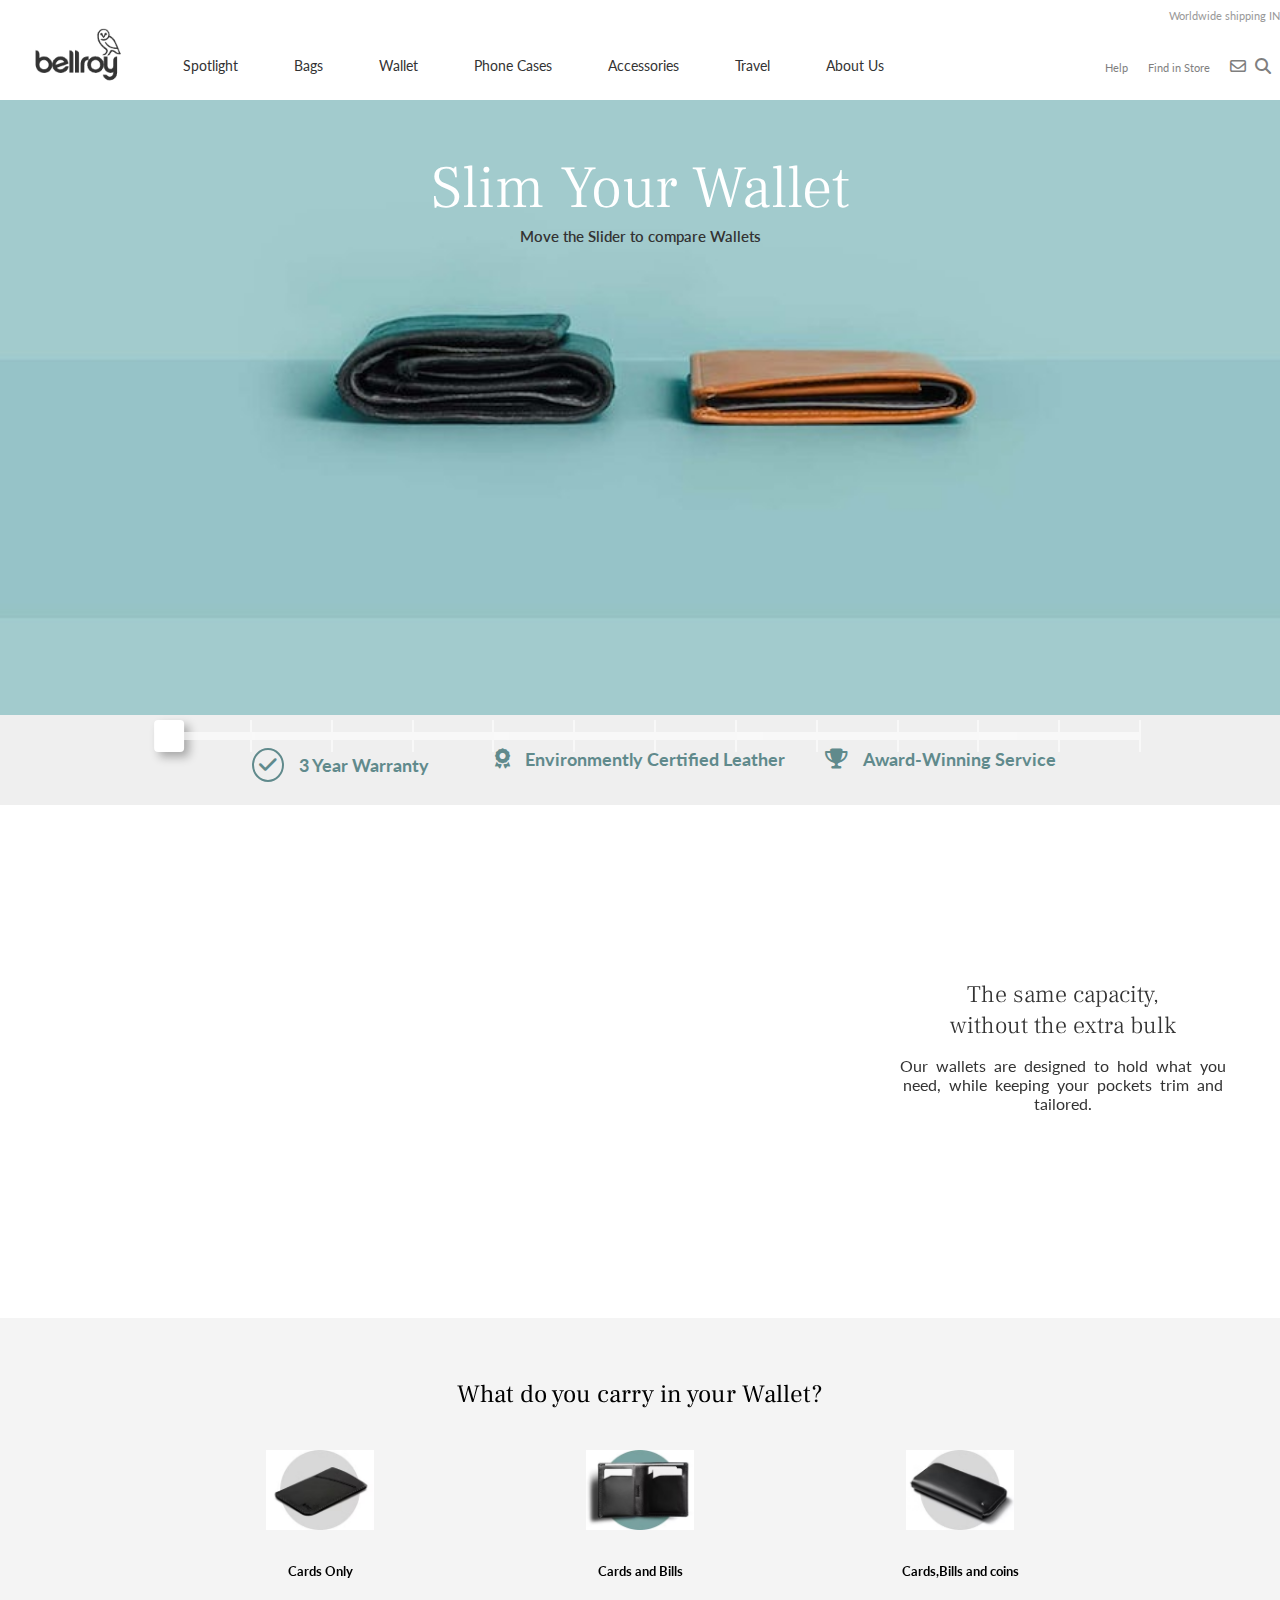
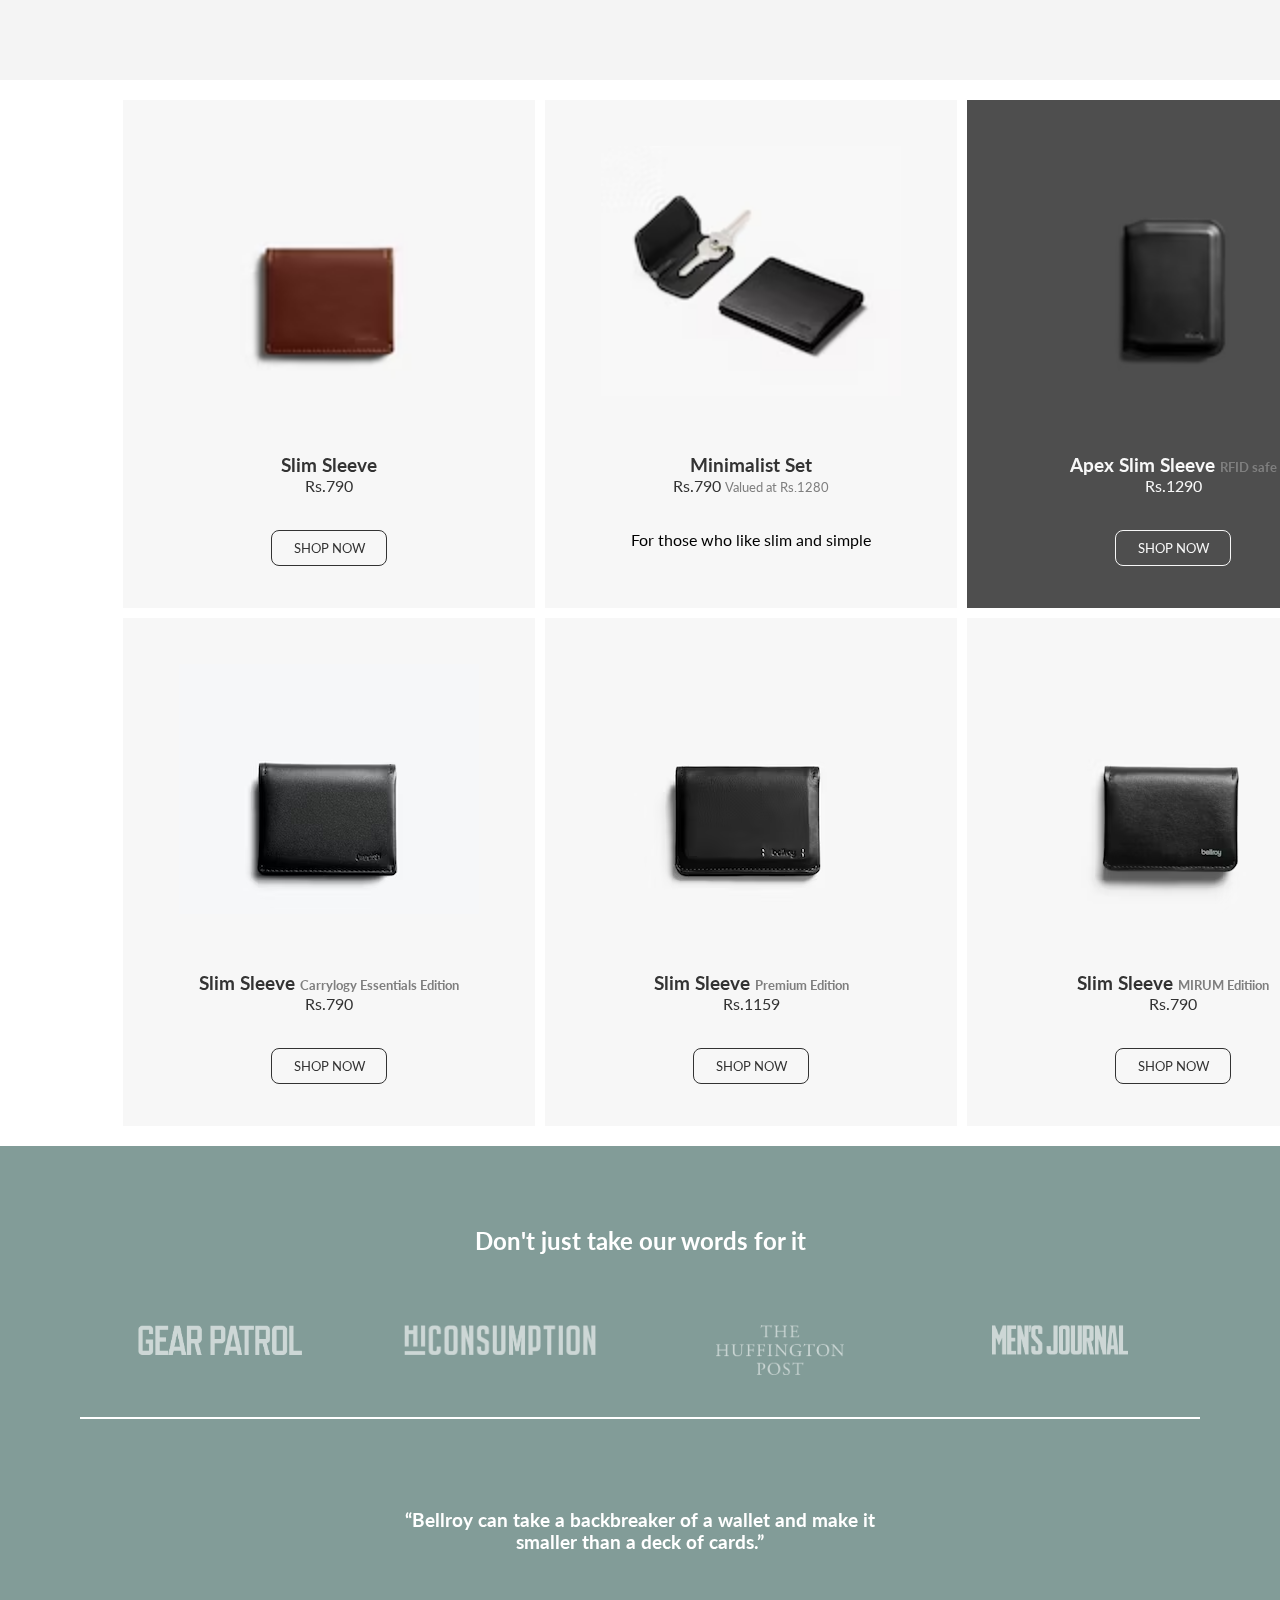
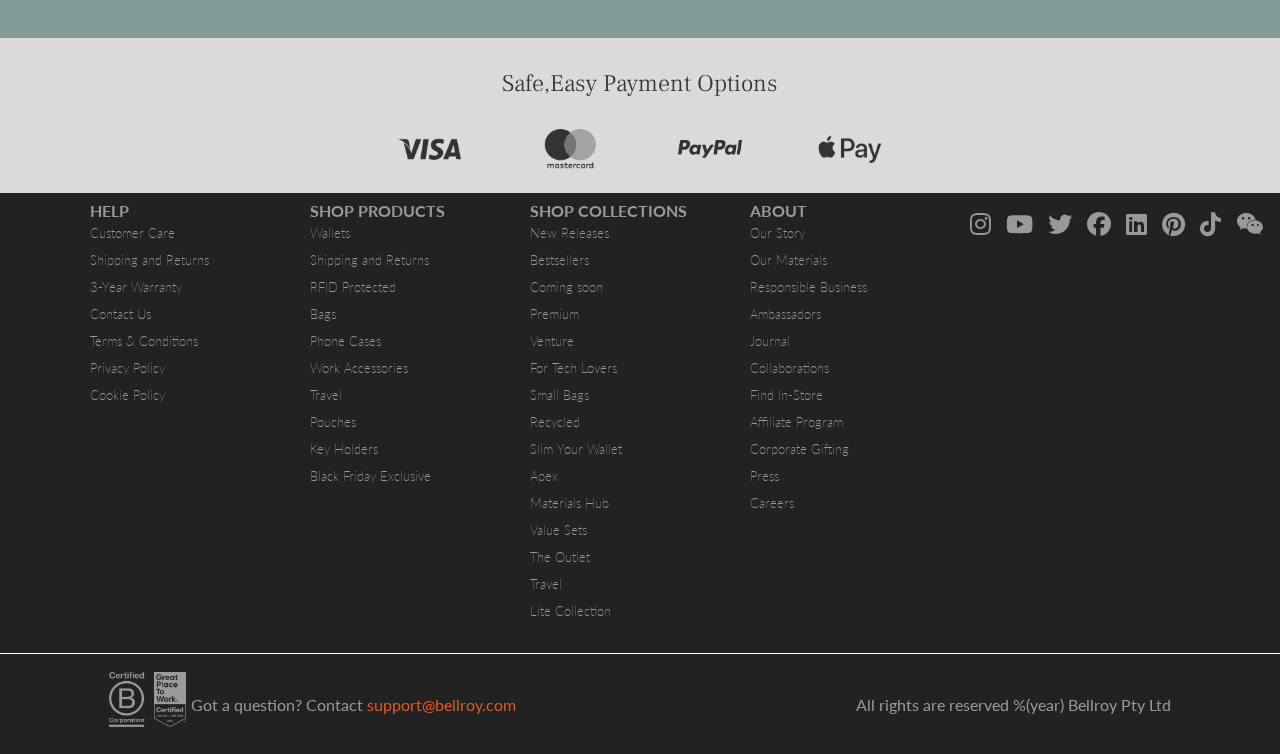
<file: bellroy/index.html>
<!DOCTYPE html>
<html lang="en">
<head>
    <meta charset="UTF-8">
    <meta name="viewport" content="width=device-width, initial-scale=1.0">
    <title>bellroy</title>
    <link rel="stylesheet" href="https://cdnjs.cloudflare.com/ajax/libs/font-awesome/6.4.2/css/all.min.css" />
    <link rel="preconnect" href="https://fonts.googleapis.com">
    <link rel="preconnect" href="https://fonts.gstatic.com" crossorigin>
    <link href="https://fonts.googleapis.com/css2?family=Frank+Ruhl+Libre&family=Lato&display=swap" rel="stylesheet">
    <link rel="stylesheet" href="style.css">
    
</head>
<body>
    <!--Header Section------------->
    <header>
        <div class="pageMenuPreHeader">
            <span>Worldwide shipping IN</span>
        </div>
        <div class="pageMenuHeader">
            <div class="logo">
                <img src="./bellroyLogo.png" alt="bellroy">
            </div>
            <div class="menuBar">
                <ul id="menu">
                    <li>Spotlight</li>
                    <li>Bags</li>
                    <li>Wallet</li>
                    <li>Phone Cases  </li>
                    <li>Accessories</li>
                    <li>Travel</li>
                    <li>About Us</li>
                </ul>
                <ul id="helpDesk">
                    <li><a href="#">Help</a></li>
                    <li><a href="#">Find in Store</a></li>
                    <li><i class="fa-regular fa-envelope"></i></li>
                    <li><i class="fa-solid fa-magnifying-glass"></i></li>
                    <!-- <li><i class="fa-solid fa-cart-shopping"></i></li> -->
                </ul>
            </div>
        </div>
    </header>

    <!--Syw container-------->
    <section id="sywContainer">
        <h1>Slim Your Wallet</h1>
        <p>Move the Slider to compare Wallets</p>

        <div class="knobContainer">
            <div class="knob"></div>
            <div class="stopActive" style="border-right: 2.5px solid #fff;border-left:  2.5px solid #fff;"><hr></div>
            <div class="stopActive"><hr></div>
            <div class="stopActive"><hr></div>
            <div class="stopActive"><hr></div>
            <div class="stopActive"><hr></div>
            <div class="stopActive"><hr></div>
            <div class="stopActive"><hr></div>
            <div class="stopActive"><hr></div>
            <div class="stopActive"><hr></div>
            <div class="stopActive"><hr></div>
            <div class="stopActive"><hr></div>
            <div class="stopActive"><hr></div>
        </div>
    </section>

    <!--Feature bar-->
    <section class="featureBar">
        <div class="featureNavBar">
            <ul>
                <li><i class="fa-solid fa-check" style="border: 2px solid #608a8c;border-radius: 50%; padding: 5px;"></i><span>3 Year Warranty</span></li>
                <li><i class="fa-solid fa-award"></i><span>Environmently Certified Leather</span></li>
                <li><i class="fa-solid fa-trophy"></i><span>Award-Winning Service</span></li>
            </ul>
        </div>
    </section>
    <!--Video Section------>
    <section class="videoSection">
        <div class="videoContent">
            <div class="video">
                <iframe src="https://www.youtube.com/embed/IvkAjZd8rjE?autoplay=1&loop=1&playlist=IvkAjZd8rjE" width="805" height="453" title="Bellroy: Slim Your Wallet" frameborder="0" allowfullscreen></iframe>    
            </div>
            <div class="outerContent">
                <div class="content">
                    <h1>The same capacity,<br>without the extra bulk</h1>
                    <p>Our wallets are designed to hold what you need, while keeping your pockets trim and tailored.</p>
                </div>
            </div>
        </div>
    </section>
    <section class="sywProductTab">
        <div class="span">What do you carry in your Wallet?</div>
        <div class="productTabs_tabs">
            <div class="tab_content">
                <img src="./cardTag.avif" alt="#">
                <h5>Cards Only</h5>
            </div>
            <div class="tab_content">
                <img src="./cardsAndBills.avif" alt="#">
                <h5>Cards and Bills</h5>
            </div>
            <div class="tab_content">
                <img src="./CardsBillsand.avif" alt="#">
                <h5>Cards,Bills and coins</h5>
            </div>
        </div>
              
    </section>
    <!-- grid section -->
    <div class="grid-container">
        <div class="grid-item">
            <img src="./slimSleeve.avif" alt="#">
            <div class="priceName">
                <h3>Slim Sleeve</h3>
                <div class="price">Rs.790</div>
                <button>SHOP NOW</button>
            </div>
        </div>
        <div class="grid-item">
            <img src="./minimalist_set.avif" alt="#">
            <div class="priceName">
                <h3>Minimalist Set</h3>
                <div class="price">Rs.790 <span>Valued at Rs.1280</span></div>
                <p>For those who like slim and simple</p>
            </div>
        </div>
        <div class="grid-item" style="background: #4e4e4e;">
            <img src="./apex_slim.avif" alt="#">
            <div class="priceName">
                <h3 style="color: #f7f7f7;">Apex Slim Sleeve <span>RFID safe</span></h3>
                <div class="price" style="color: #f7f7f7;">Rs.1290</div>
                <button  style="color: #f7f7f7; border-color: #f7f7f7;">SHOP NOW</button>
            </div>
        </div>
        <div class="grid-item">
            <img src="./slimSleeveeee.avif" alt="#">
            <div class="priceName">
                <h3>Slim Sleeve <span>Carrylogy Essentials Edition</span></h3>
                <div class="price">Rs.790</div>
                <button>SHOP NOW</button>
            </div>
        </div>
        <div class="grid-item">
            <img src="./slimSleevee3.avif" alt="#">
            <div class="priceName">
                <h3>Slim Sleeve <span>Premium Edition</span></h3>
                <div class="price">Rs.1159</div>
                <button>SHOP NOW</button>
            </div>
        </div>
        <div class="grid-item">
            <img src="./slimSleeveee4.avif" alt="#">
            <div class="priceName">
                <h3>Slim Sleeve <span>MIRUM Editiion</span></h3>
                <div class="price">Rs.790</div>
                <button>SHOP NOW</button>
            </div>
        </div>
    </div>

    <section class="DesktopQuote">
        <h2>Don't just take our words for it</h2>
        <div class="brandName">
            <div class="logoOfBrand">
                <img src="./logo-gear-patrol-white.png" alt="">
            </div>
            <div class="logoOfBrand">
                <img src="./logo-HiConsumption_white.png" alt="">
            </div>
            <div class="logoOfBrand">
                <img src="./logo-the-huffington-post-white.png" alt=""  style="height: 50px;">
            </div>
            <div class="logoOfBrand">
                <img src="./mens-journal-white.png" alt="">
            </div>
        </div>
        <div class="lowerQuote">
            <h2></h2>
            <h3>“Bellroy can take a backbreaker of a wallet and make it smaller than a deck of cards.”</h3>
        </div>
    </section>

    <!-- Payment section -->
    <section class="paymentSection">
        <h2>Safe,Easy Payment Options</h2>
        <ul>
            <li><img src="./payment-icons-visa.png" alt="visa"></li>
            <li><img src="./payment-icons-mastercard-2.png" alt="mastercard"></li>
            <li><img src="./payment-icons-paypal.png" alt="paypal"></li>
            <li><img src="./payment-icons-applepay.png" alt="applepay"></li>
        </ul>
    </section>


    <!-- Footer -->
    <footer>
        <div class="col">
            <h4>HELP</h4>
            <UL>
                <li>Customer Care</li>
                <li>Shipping and Returns</li>
                <li>3-Year Warranty</li>
                <li>Contact Us</li>
                <li>Terms & Conditions</li>
                <li>Privacy Policy</li>
                <li>Cookie Policy</li>
            </UL>
        </div>
        <div class="col">
            <h4>SHOP PRODUCTS</h4>
            <UL>
                <li>Wallets</li>
                <li>Shipping and Returns</li>
                <li>RFID Protected</li>
                <li>Bags</li>
                <li>Phone Cases</li>
                <li>Work Accessories</li>
                <li>Travel</li>
                <li>Pouches</li>
                <li>Key Holders</li>
                <li>Black Friday Exclusive</li>
            </UL>
        </div>
        <div class="col">
            <h4>SHOP COLLECTIONS</h4>
            <UL>
                <li>New Releases</li>
                <li>Bestsellers</li>
                <li>Coming soon</li>
                <li>Premium</li>
                <li>Venture</li>
                <li>For Tech Lovers</li>
                <li>Small Bags</li>
                <li>Recycled</li>
                <li>Slim Your Wallet</li>
                <li>Apex</li>
                <li>Materials Hub</li>
                <li>Value Sets</li>
                <li>The Outlet</li>
                <li>Travel</li>
                <li>Lite Collection</li>
            </UL>
        </div>
        <div class="col">
            <h4>ABOUT</h4>
            <UL>
                <li>Our Story</li>
                <li>Our Materials</li>
                <li>Responsible Business</li>
                <li>Ambassadors</li>
                <li>Journal</li>
                <li>Collaborations</li>
                <li>Find In-Store</li>
                <li>Affiliate Program</li>
                <li>Corporate Gifting</li>
                <li>Press</li>
                <li>Careers</li>
            </UL>
        </div>
        <div class="col">
            <UL class="social">
                <li><i class="fa-brands fa-instagram"></i></li>
                <li><i class="fa-brands fa-youtube"></i></li>
                <li><i class="fa-brands fa-twitter"></i></li>
                <li><i class="fa-brands fa-facebook"></i></li>
                <li><i class="fa-brands fa-linkedin"></i></li>
                <li><i class="fa-brands fa-pinterest"></i></li>
                <li><i class="fa-brands fa-tiktok"></i></li>
                <li><i class="fa-brands fa-weixin"></i></li>

            </UL>
        </div>

    </footer>

    <!-- Site Footerrrrrrrrrrrrrr -->
    <div class="siteFooter">
        <div class="rowSite">
            <div class="logoSite">
                <img src="./b-corporation_w.png" alt="">
                <img src="./GPTW-Logo-2.jpeg" alt="">
            </div>
            <div class="copyright">
                <p>Got a question? <span>Contact <a href="https://bellroy.com/customer-care/contact-us">support@bellroy.com</a></span></p>
                <p>All rights are reserved %(year) Bellroy Pty Ltd</p>
            </div>
        </div>
    </div>
</body>
</html>
</file>
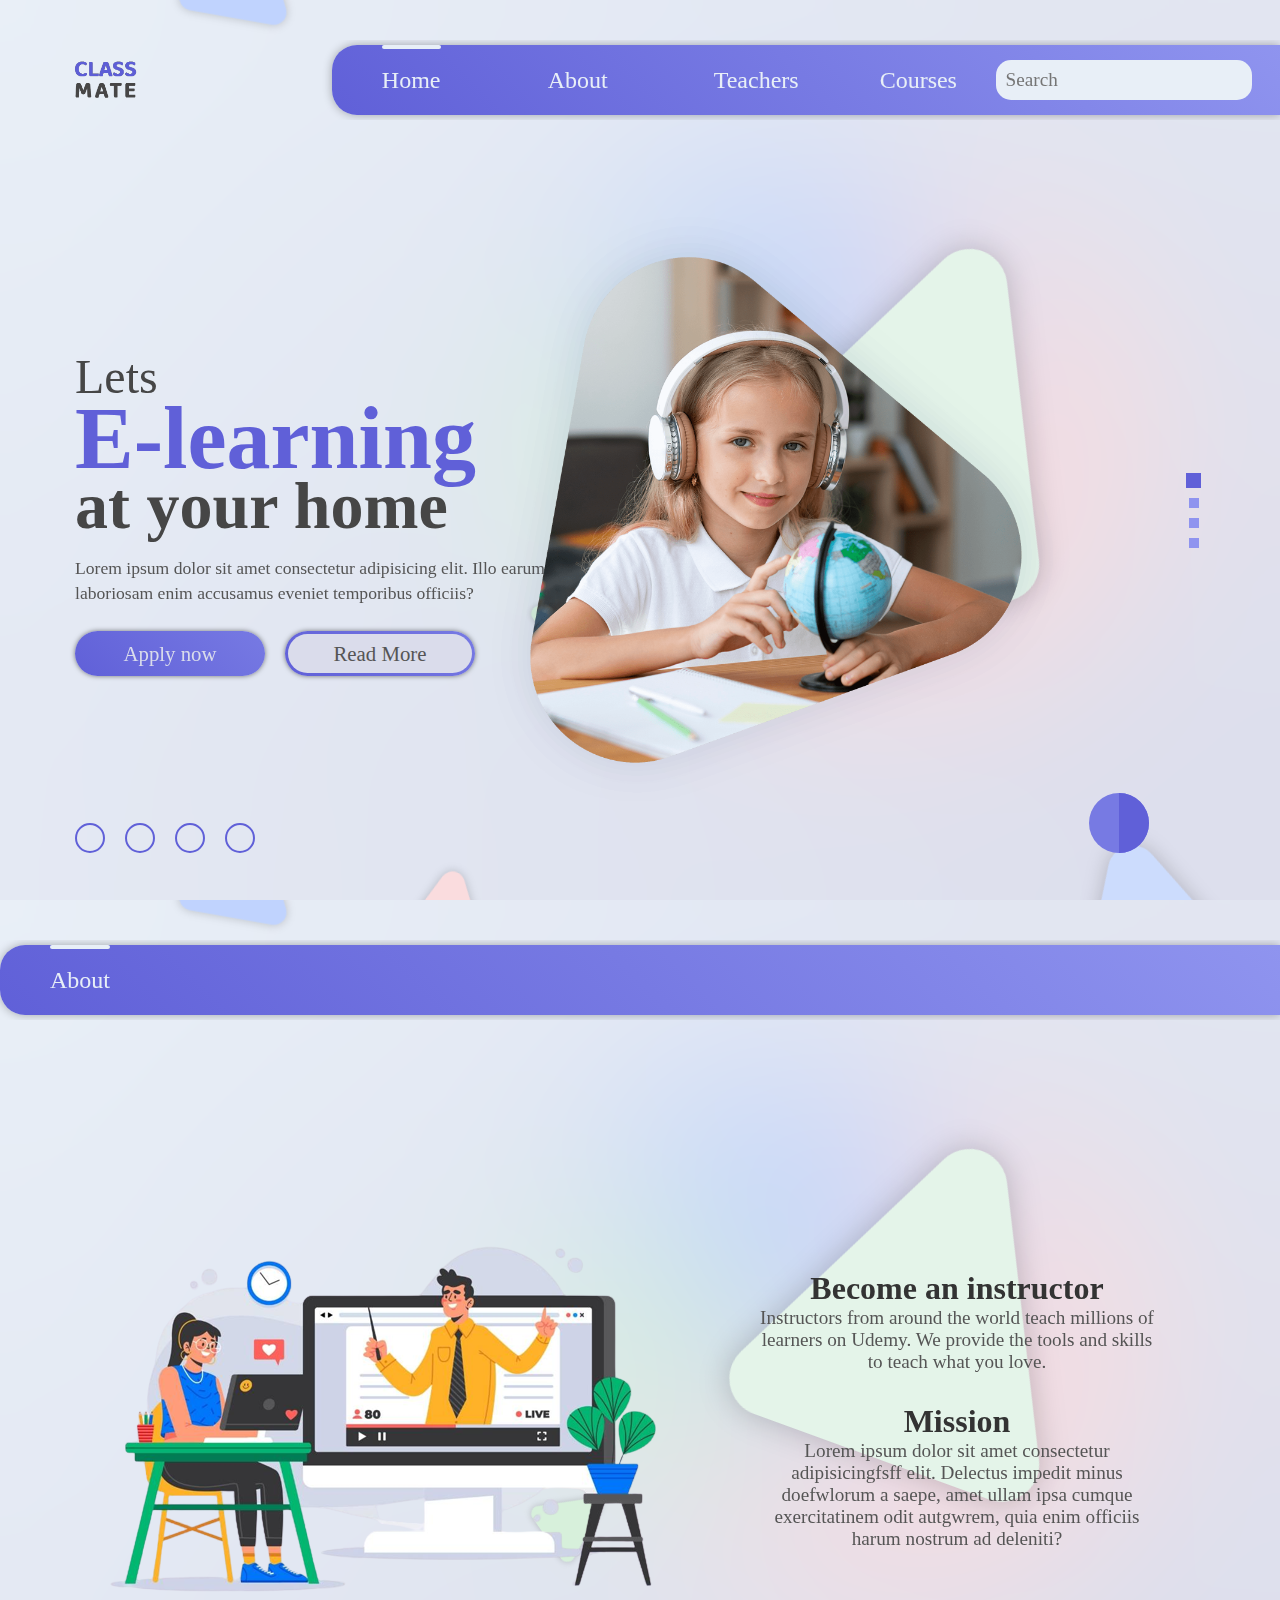
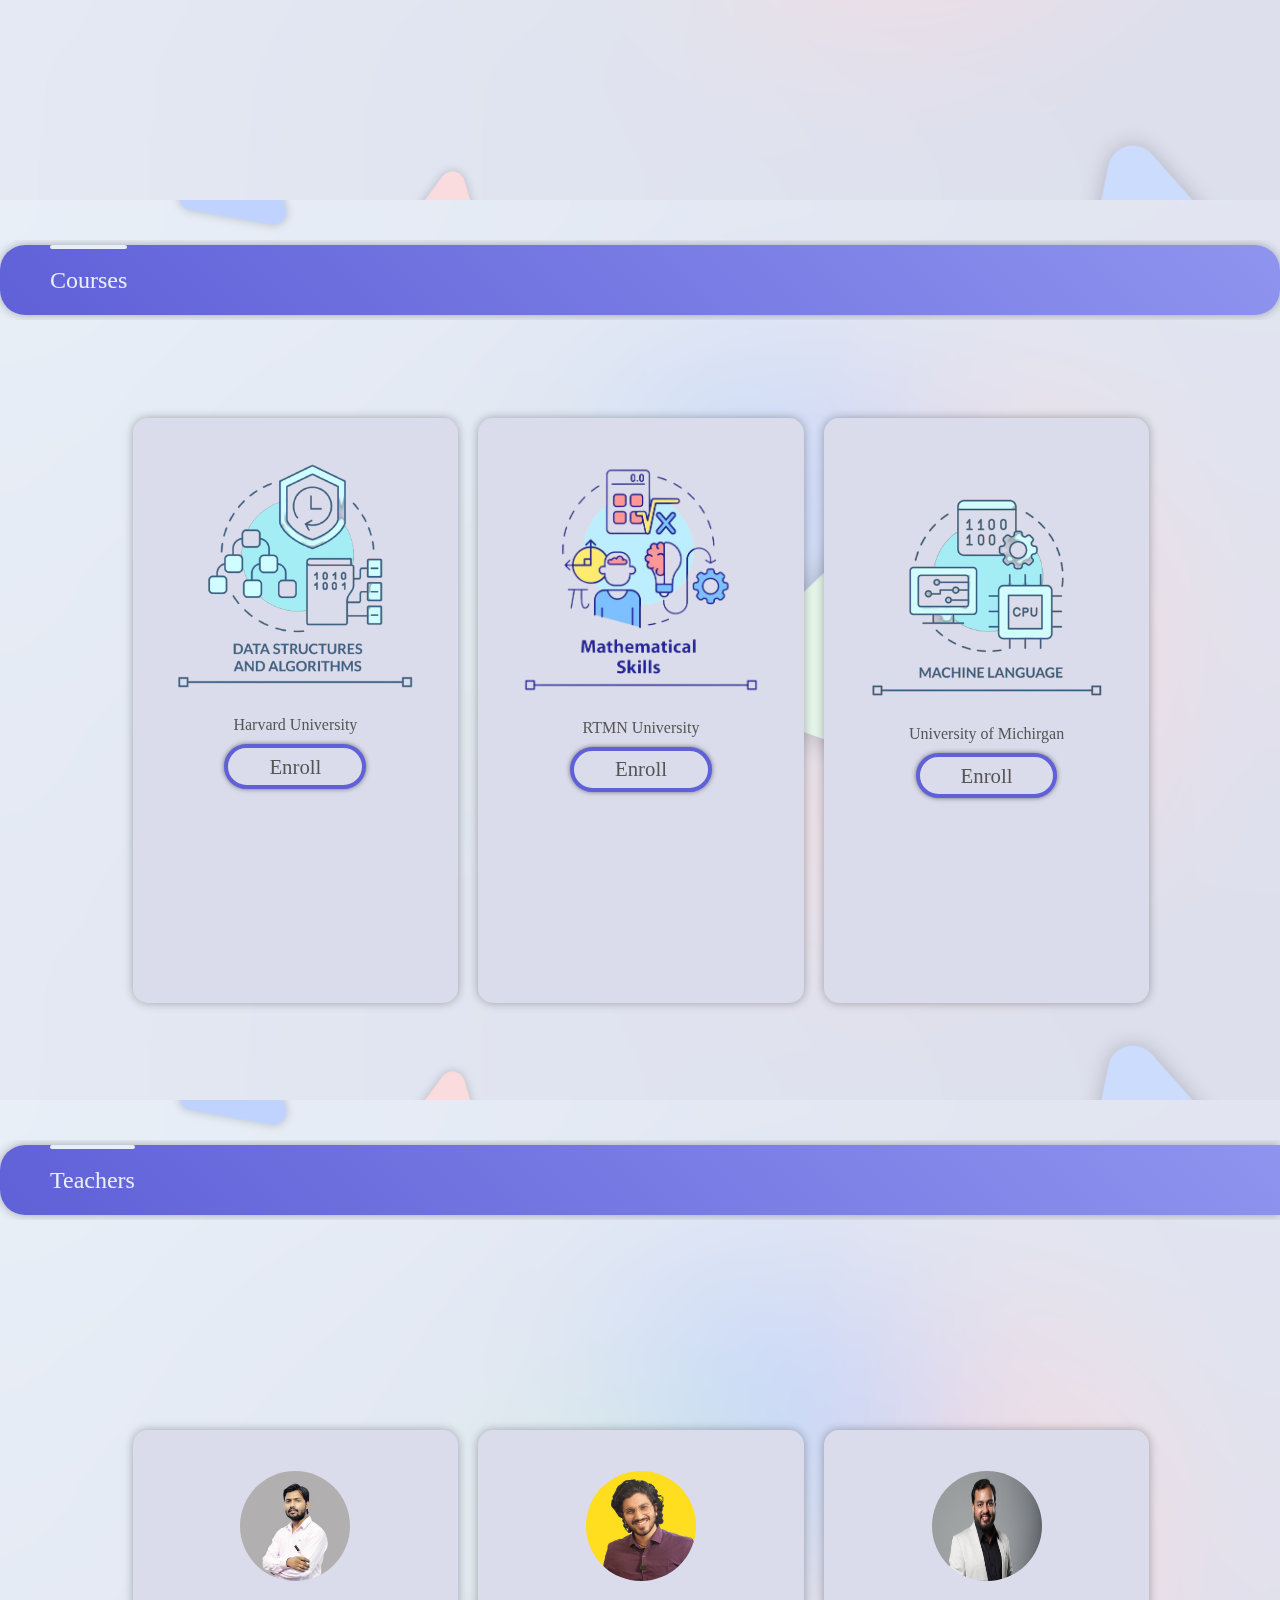
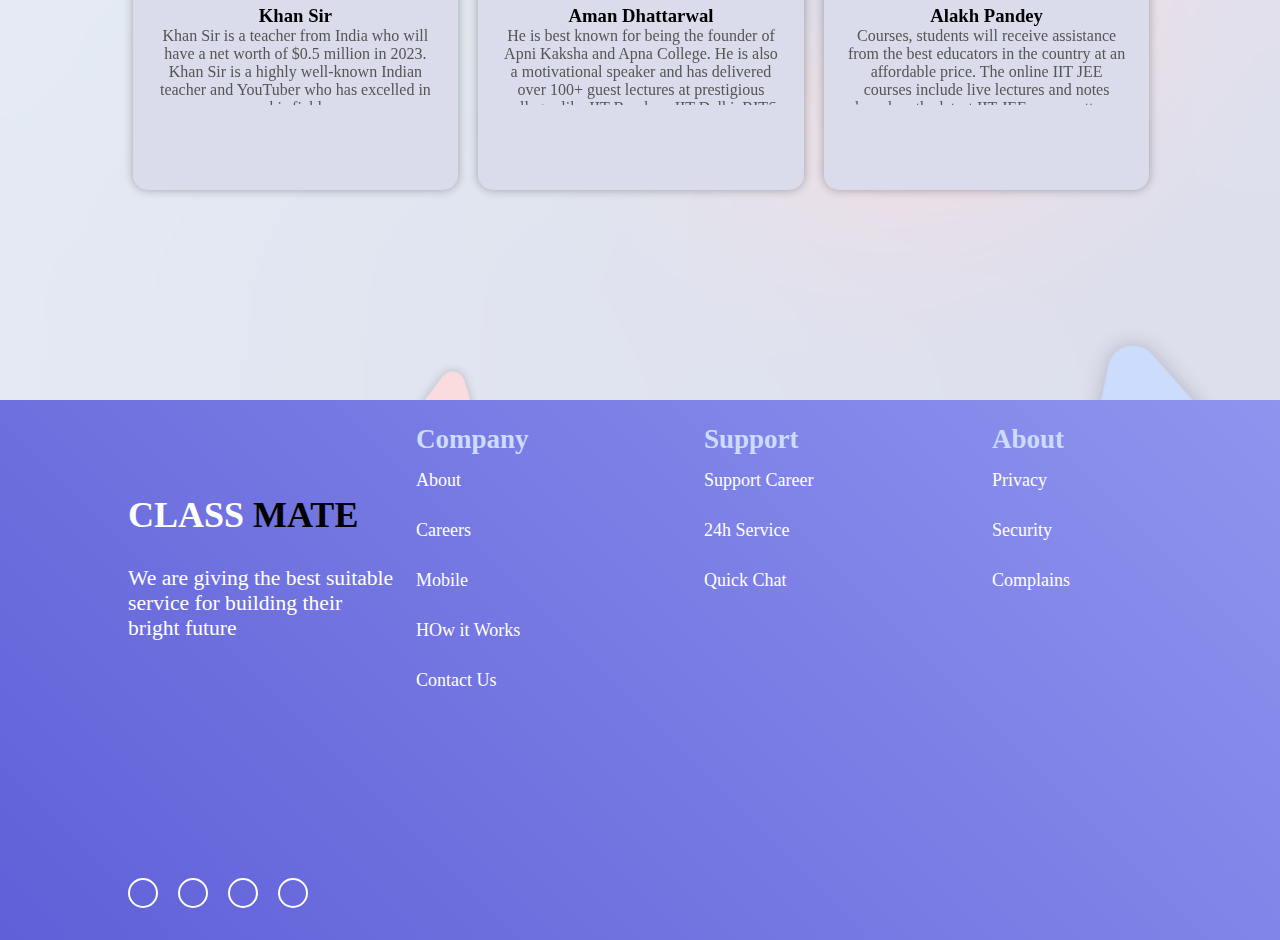
<file: demo/index.html>
<!DOCTYPE html>
<html lang="en">
<head>
    <meta charset="UTF-8">
    <meta http-equiv="X-UA-Compatible" content="IE=edge">
    <meta name="viewport" content="width=device-width, initial-scale=1.0">
    <title>E-Learning Landing Page</title>
    <link rel="stylesheet" href="./style.css">
    <link rel="preconnect" href="https://fonts.googleapis.com">
    <link rel="preconnect" href="https://fonts.gstatic.com" crossorigin>
    <link href="https://fonts.googleapis.com/css2?family=Poppins:wght@300&display=swap" rel="stylesheet">
    <link rel="stylesheet" href="https://cdnjs.cloudflare.com/ajax/libs/font-awesome/6.2.0/css/all.min.css" integrity="sha512-xh6O/CkQoPOWDdYTDqeRdPCVd1SpvCA9XXcUnZS2FmJNp1coAFzvtCN9BmamE+4aHK8yyUHUSCcJHgXloTyT2A==" crossorigin="anonymous" referrerpolicy="no-referrer" />
</head>
<body>
    <section>
        <div class="bg">
            <span></span>
            <span></span>
            <span></span>
        </div>
        <main>
            <nav>
                <div class="logoBx">
                    <img src="./logo.png" alt="logo">
                </div>
                <div class="menu">
                    <ul>
                        <li>
                            <a href="#">home</a>
                        </li>
                        <li>
                            <a href="#About">about</a>
                        </li>
                        <li>
                            <a href="#Teachers">Teachers</a>
                        </li>
                        <li>
                            <a href="#courses">courses</a>
                        </li>
                    </ul>
                    <div class="searchBx">
                        <input type="text" placeholder="Search">
                        <i class="fa-solid fa-magnifying-glass"></i>
                    </div>
                </div>
            </nav>
            <div class="content">
                <div class="text">
                    <h5>lets</h5>
                    <h2>E-learning<br><span>at your home</span></h2>
                    <p>Lorem ipsum dolor sit amet consectetur adipisicing elit. Illo earum laboriosam enim accusamus eveniet temporibus officiis?</p>
                    <div class="btnBx">
                        <button>Apply now</button>
                        <button>Read More</button>
                    </div>
                    <div class="iconBx">
                        <a href="#"><i class="fa-brands fa-instagram"></i></a>
                        <a href="#"><i class="fa-brands fa-facebook-f"></i></a>
                        <a href="#"><i class="fa-brands fa-twitter"></i></a>
                        <a href="#"><i class="fa-brands fa-whatsapp"></i></a>
                    </div>
                </div>
                <div class="imgBx">
                    <div class="img">
                        <img src="./img.png" alt="img">
                    </div>
                    <div class="rec">
                        <span style="--clr:#6060d8; --widHei:15px"></span>
                        <span style="--clr:#8f94ef; --widHei:10px"></span>
                        <span style="--clr:#8f94ef; --widHei:10px"></span>
                        <span style="--clr:#8f94ef; --widHei:10px"></span>
                    </div>
                    <div class="chatBx">
                        <a href="#"><i class="fa-regular fa-comment-dots"></i></a>
                    </div>
                </div>
            </div>
            <div class="triangle">
                <span>
                    <svg width="250" height="250" viewBox="-50 -50 300 300">
                        <polygon class="triangle" stroke-linejoin="round" points="100,0 0,200 200,200" />
                    </svg>
                </span>
                <span>
                    <svg width="250" height="250" viewBox="-50 -50 300 300">
                        <polygon class="triangle" stroke-linejoin="round" points="100,0 0,200 200,200" />
                    </svg>
                </span>
                <span>
                    <svg width="250" height="250" viewBox="-50 -50 300 300">
                        <polygon class="triangle" stroke-linejoin="round" points="100,0 0,200 200,200" />
                    </svg>
                </span>
                <span>
                    <svg width="250" height="250" viewBox="-50 -50 300 300">
                        <polygon class="triangle" stroke-linejoin="round" points="100,0 0,200 200,200" />
                    </svg>
                </span>
                <span>
                    <svg width="250" height="250" viewBox="-50 -50 300 300">
                        <polygon class="triangle" stroke-linejoin="round" points="100,0 0,200 200,200" />
                    </svg>
                </span>
            </div>
        </main>
    </section>

    <!-- About SEction -->
    <section id="About">
        <div class="bg">
            <span></span>
            <span></span>
            <span></span>
        </div>
        <main>
            <nav>
                
                <div class="menu">
                    <ul>
                        <li>
                            <a href="#">About</a>
                        </li>
                    </ul>
                </div>
            </nav>
            <div class="content">
                <img src="./about-removebg-preview.png" alt="">
                <div class="textAbout">
                    <h1>Become an instructor</h1>
                    <p>Instructors from around the world teach millions of learners on Udemy. We provide the tools and skills to teach what you love.</p>
                    <h1 style="margin-top: 30px;">Mission</h1>
                    <p> Lorem ipsum dolor sit amet consectetur adipisicingfsff elit.
                        Delectus impedit minus doefwlorum a saepe, amet ullam ipsa cumque
                        exercitatinem odit autgwrem, quia enim officiis harum nostrum ad 
                        deleniti?
                    </p>
                </div>
                  
            </div>
            <div class="triangle">
                <span>
                    <svg width="250" height="250" viewBox="-50 -50 300 300">
                        <polygon class="triangle" stroke-linejoin="round" points="100,0 0,200 200,200" />
                    </svg>
                </span>
                <span>
                    <svg width="250" height="250" viewBox="-50 -50 300 300">
                        <polygon class="triangle" stroke-linejoin="round" points="100,0 0,200 200,200" />
                    </svg>
                </span>
                <span>
                    <svg width="250" height="250" viewBox="-50 -50 300 300">
                        <polygon class="triangle" stroke-linejoin="round" points="100,0 0,200 200,200" />
                    </svg>
                </span>
                <span>
                    <svg width="250" height="250" viewBox="-50 -50 300 300">
                        <polygon class="triangle" stroke-linejoin="round" points="100,0 0,200 200,200" />
                    </svg>
                </span>
                <span>
                    <svg width="250" height="250" viewBox="-50 -50 300 300">
                        <polygon class="triangle" stroke-linejoin="round" points="100,0 0,200 200,200" />
                    </svg>
                </span>
            </div>
        </main>
    </section>


    <!-- Courses SEction ------ -->
    <section id="courses">
        <div class="bg">
            <span></span>
            <span></span>
            <span></span>
        </div>
        <main>
            <nav>
                <!-- <div class="logoBx">
                    <img src="./logo.png" alt="logo">
                </div> -->
                <div class="menu">
                    <ul>
                        <li>
                            <a href="#">Courses</a>
                        </li>
                    </ul>
                </div>
            </nav>
            <div class="content">
                <div class="grid-container">
                    <div class="grid-item">
                        <img src="./dsabg.png" alt="DSA">
                        <div class="textGrid">
                            <p>Harvard University</p>
                            <div class="btnBx">
                                <button>Enroll</button>
                            </div>
                        </div>
                    </div>
                    <div class="grid-item">
                        <img src="./mathematicalSkillsd-removebg-preview.png" alt="DSA">
                        <div class="textGrid">
                            <p>RTMN University</p>
                            <div class="btnBx">
                                <button>Enroll</button>
                            </div>
                        </div></div>
                    <div class="grid-item">
                        <img src="./3ml.png" alt="DSA" style="padding-top: 50px;">
                        <div class="textGrid">
                            <p>University of Michirgan</p>
                            <div class="btnBx">
                                <button>Enroll</button>
                            </div>
                        </div>
                    </div>
                  </div>
                  
            </div>
            <div class="triangle">
                <span>
                    <svg width="250" height="250" viewBox="-50 -50 300 300">
                        <polygon class="triangle" stroke-linejoin="round" points="100,0 0,200 200,200" />
                    </svg>
                </span>
                <span>
                    <svg width="250" height="250" viewBox="-50 -50 300 300">
                        <polygon class="triangle" stroke-linejoin="round" points="100,0 0,200 200,200" />
                    </svg>
                </span>
                <span>
                    <svg width="250" height="250" viewBox="-50 -50 300 300">
                        <polygon class="triangle" stroke-linejoin="round" points="100,0 0,200 200,200" />
                    </svg>
                </span>
                <span>
                    <svg width="250" height="250" viewBox="-50 -50 300 300">
                        <polygon class="triangle" stroke-linejoin="round" points="100,0 0,200 200,200" />
                    </svg>
                </span>
                <span>
                    <svg width="250" height="250" viewBox="-50 -50 300 300">
                        <polygon class="triangle" stroke-linejoin="round" points="100,0 0,200 200,200" />
                    </svg>
                </span>
            </div>
        </main>
    </section>

    <!-- TEachers Section -->
    <section id="Teachers">
        <div class="bg">
            <span></span>
            <span></span>
            <span></span>
        </div>
        <main>
            <nav>
                
                <div class="menu">
                    <ul>
                        <li>
                            <a href="#">Teachers</a>
                        </li>
                    </ul>
                </div>
            </nav>
            <div class="content">
                <div class="grid-container">
                    <div class="grid-item" style="z-index: 5;">
                        <img src="./teacher3.jpeg" alt="DSA" style="height: 150px;width: 150px;position: relative;left: 50%;transform: translateX(-50%);border-radius: 50%;">
                        <div class="textGrid">
                            <h3>Khan Sir</h3>
                            <p>Khan Sir is a teacher from India who will have a net worth of $0.5 million in 2023. Khan Sir is a highly well-known Indian teacher and YouTuber who has excelled in his field</p>
                        </div>
                    </div>
                    <div class="grid-item" style="z-index: 5 ;">
                        <img src="./teacher1.jpeg" alt="DSA" style="height: 150px;width: 150px;position: relative;left: 50%;transform: translateX(-50%);border-radius: 50%;">

                        <div class="textGrid">
                            <h3>Aman Dhattarwal</h3>
                            <p>He is best known for being the founder of Apni Kaksha and Apna College. He is also a motivational speaker and has delivered over 100+ guest lectures at prestigious colleges like IIT Bombay, IIT Delhi, BITS Pilani, etc.</p>
                        </div>
                    </div>
                    <div class="grid-item" style="z-index: 5;">
                        <img src="./teacher2.jpg" alt="DSA" style="height: 150px;width: 150px;position: relative;left: 50%;transform: translateX(-50%);border-radius: 50%;">
                
                        <div class="textGrid">
                            <h3>Alakh Pandey</h3>
                            <p>Courses, students will receive assistance from the best educators in the country at an affordable price. The online IIT JEE courses include live lectures and notes based on the latest IIT JEE exam pattern.</p>
                        </div>
                    </div>
                  </div>
            </div>
            <div class="triangle">
                <!-- <span>
                    <svg width="250" height="250" viewBox="-50 -50 300 300">
                        <polygon class="triangle" stroke-linejoin="round" points="100,0 0,200 200,200" />
                    </svg>
                </span> -->
                <span>
                    <svg width="250" height="250" viewBox="-50 -50 300 300">
                        <polygon class="triangle" stroke-linejoin="round" points="100,0 0,200 200,200" />
                    </svg>
                </span>
                <span>
                    <svg width="250" height="250" viewBox="-50 -50 300 300">
                        <polygon class="triangle" stroke-linejoin="round" points="100,0 0,200 200,200" />
                    </svg>
                </span>
                <span>
                    <svg width="250" height="250" viewBox="-50 -50 300 300">
                        <polygon class="triangle" stroke-linejoin="round" points="100,0 0,200 200,200" />
                    </svg>
                </span>
                <span>
                    <svg width="250" height="250" viewBox="-50 -50 300 300">
                        <polygon class="triangle" stroke-linejoin="round" points="100,0 0,200 200,200" />
                    </svg>
                </span>
            </div>
        </main>
    </section>

    <!-- Footer SEction -->
    <section id="footer">
        <div class="row">
            <div class="col">
                <h1>CLASS <SPAN>MATE</SPAN></h1>
                <p>We are giving the best suitable service for building their bright future</p>
                <div class="iconBx">
                    <a href="#"><i class="fa-brands fa-instagram"></i></a>
                    <a href="#"><i class="fa-brands fa-facebook-f"></i></a>
                    <a href="#"><i class="fa-brands fa-twitter"></i></a>
                    <a href="#"><i class="fa-brands fa-whatsapp"></i></a>
                </div>
            </div>
            <div class="col">
                <h2>Company</h2>
                <ul>
                    <li>About</li>
                    <li>Careers</li>
                    <li>Mobile</li>
                    <li>HOw it Works</li>
                    <li>Contact Us</li>
                </ul>
            </div>
            <div class="col">
                <h2>Support</h2>
                <ul>
                    <li>Support Career</li>
                    <li>24h Service</li>
                    <li>Quick Chat</li>
                </ul>
            </div>
            <div class="col">
                <h2>About</h2>
                <ul>
                    <li>Privacy</li>
                    <li> Security</li>
                    <li>Complains</li>
                </ul>
            </div>
        </div>

    </section>
   
      
</body>
</html>
</file>
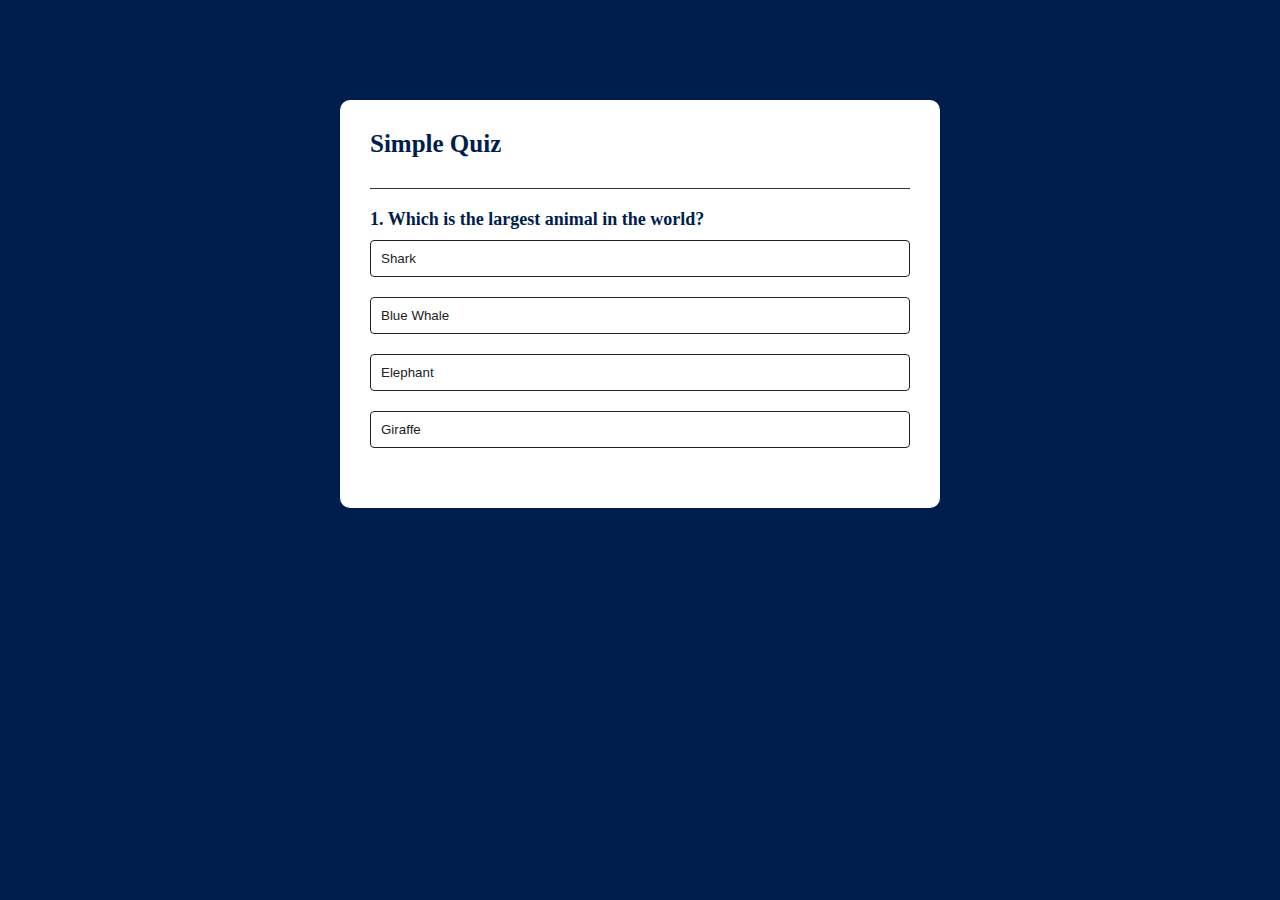
<file: Quiz Webapp/index.html>
<!DOCTYPE html>
<html lang="en">
<head>
    <meta charset="UTF-8">
    <meta name="viewport" content="width=device-width, initial-scale=1.0">
    <title>Quiz App</title>
    <link rel="stylesheet" href="style.css">
</head>
<body>
    <div class="app">
        <h1>Simple Quiz</h1>
        <div class="quiz">
            <h2 id="question">Question goes here</h2>
            <div id="answer-button">
                <button class="btn">Answer 1</button>
                <button class="btn">Answer 2</button>
                <button class="btn">Answer 3</button>
                <button class="btn">Answer 4</button>
            </div>
            <button id="next-btn">Next</button>
        </div>
    </div>

    
    <script src="script.js"></script>
</body>
</html>
</file>
<file: bellroy/style.css>
*{
    margin: 0;
    padding: 0;
    font-family: 'Lato', sans-serif;
}
/* font families
    font-family: 'Frank Ruhl Libre', serif;
    font-family: 'Lato', sans-serif;
*/
header{
    height: 100px;
    width: 100%;
    background: #fff;
    z-index: 4;
}
header .pageMenuPreHeader{
    height: 30px;
    width: 100%;
    display: flex;
    justify-content: end;
    align-items: center;
    font-size: 11px;
    background: #fff;
}
header .pageMenuPreHeader span{
    color: #999999;
}
header .pageMenuHeader{
    height: 70px;
    width: 100%;
    display: flex;
    justify-content: space-between;
    align-items: center;
}
.menuBar{
    height: 100%;
    width: 1380px;
    display: flex;
    justify-content: space-between;
    align-items: center;
}
header .pageMenuHeader .menuBar ul{
    height: 60px;
    width: autos;
    list-style-type: none;
    color: #333;
    display: flex;
    justify-content: center;
    align-items: center;
    cursor: pointer;
}
header .pageMenuHeader .menuBar ul li:hover{
    color: #e15a1d;
}
header .pageMenuHeader .menuBar #menu li{
    font-size: 14px;
    /* font-weight: 600; */
    padding: 14px 28px;
}
.pageMenuHeader .logo{
    width: 95px;
    justify-content: center;
    align-items: center;
    padding-left: 30px;
    padding-right: 30px;
}
.pageMenuHeader .logo img{
    height: auto;
    width: 96px;
    transform: translateY(-20%);
}
.pageMenuHeader .menuBar #helpDesk{
    height: 30px;
    width: auto;  
}
.pageMenuHeader .menuBar #helpDesk li i{
    width: 25px;
    color: #7f7f7f;
}
.pageMenuHeader .menuBar #helpDesk li a{
    padding-right: 20px;
    text-decoration: none;
    font-size: 11px;
    color: #7f7f7f;
}
/* .pageMenuHeader .menuBar #helpDesk li i{
    background: #000000;
    height: 100%;
    width: ;
} */
/* Syw container  secton */
#sywContainer{
    width: 100%;
    height: 615px;
    background-image: url("./syw-compare.jpg");
    background-repeat: no-repeat;
    background-size: cover;
}
#sywContainer h1 {
    color: #fff;
    font-size: 60px;
    font-family: 'Frank Ruhl Libre', serif;
    text-align: center;
    padding-top: 50px;
    font-weight: 150;
}
#sywContainer p{
    text-align: center;
    color: #333;
    font-size: 15px;
    font-weight: 600;
}

/* @keyframes slideRight {
    0%{
        transform: translateX(0);
    }
    8.33%{
        transform: translateX(0);
    }
    16.66%{
        transform: translateX(0);
    }
    25%{
        transform: translateX(0);
    }
    33.33%{
        transform: translateX(0);
    }
    41.66%{
        transform: translateX(0);
    }
    49.99%{
        transform: translateX(0);
    }
    58.32%{
        transform: translateX(0);
    }
    66.65%{
        transform: translateX(0);
    }
    74.98%{
        transform: translateX(0);
    }
    83.31%{
        transform: translateX(0);
    }
    91.64%{
        transform: translateX(0);
    }
    100%{
        transform: translateX(83.5px);
    }
} */
#sywContainer .knobContainer{
    height: 32px;
    width: 1002px;
    display: flex;
    justify-content: center;
    align-items: center;
    box-sizing: border-box;
    position: absolute;
    top: 80%;
    left: 50%;
    transform: translateX(-50%);
}
#sywContainer .knobContainer .knob{
    height: 32px;
    width: 32px;
    background-color: #fff;
    box-shadow: 5px 5px 10px rgba(0,0,0,0.3);
    border-radius: 4px;
    transform: translateX(50%);
}
#sywContainer .knobContainer .stopActive{
    height: 100%;
    width: 83.5px;
    color: #ffffff;
    border-right: 2.5px solid #ffffff;
    display: flex;
    opacity: 0.6;
    justify-content: center;
    align-items: center;
    
}
#sywContainer .knobContainer .stopActive hr{
    width: 100%;
    height: 8px;
    border: none;
    color: #fff;
    background-color: #fff;
}

/* Feature container Section */

.featureBar{
    width: 100%;
    height: 90px;
    background-color: #efefef;
}
.featureBar .featureNavBar{
    height: 100%;
    width: 100%;
    background: #efefef;
    display: flex;
    justify-content: center;
    align-items: center;
    z-index: 4;
}
.featureBar .featureNavBar ul{
    list-style-type: none;
    display: flex;
    justify-content: center;
    align-items: center;
    color: #608a8c;
    background: #efefef;
}
.featureBar .featureNavBar ul li{
    height: 25px;
    width: 300px;
    text-align: center;
    font-size: large;
    font-weight: bold;

} 
.featureBar .featureNavBar ul li i{    
    font-size: 20px;
}
.featureBar .featureNavBar ul li span{
    padding-left: 15px;
}

/* Video Section */
.videoSection{
    height: 453px;
    width: 100%;
    padding: 30px 0;
    display: flex;
    justify-content: center;
    align-items: center;
}
.videoSection .videoContent {
    height: 100%;
    width: 87%;
    display: flex;
}
.videoSection .videoContent .video{
    height: 100%;
    width: 805px;
}
.videoContent .outerContent{
    height: 100%;
    width: 516px;
    display: flex;
    justify-content: center;
    align-items: center;
}
.videoContent .outerContent .content{
    height: 165px;
    width: 350px;
    text-align: center;
    color: #333333;
    
}
.videoContent .outerContent .content h1{
    margin: 0 35px;
    font-weight: 100;
    font-family: 'Frank Ruhl Libre', serif;
    font-size: 24px;
}
.videoContent .outerContent .content p{
    margin: 15px 0;
    font-size: 16px;
    font-weight: 400;
    word-spacing: 4px;
}

/* Syw Product Tab */
.sywProductTab{
    height: auto;
    width: 100%;
    background: #f4f4f4;
}
.sywProductTab .span{
    height: auto;
    width: 100%;
    font-size: 25px;
    font-family: 'Frank Ruhl Libre', serif;
    text-align: center;
    padding: 60px 0 20px;
}
.sywProductTab .productTabs_tabs{
    height: 250px;
    width: 100%;
    display: flex;
    justify-content: center;
    margin: auto;
}
.productTabs_tabs .tab_content{
    height: 230px;
    width: 320px;
    text-align: center;
    padding-top: 20px;
}
.productTabs_tabs .tab_content img{
    height: 80px;    
}
.productTabs_tabs .tab_content h5{
    text-align: center;
    padding: 30px 10px 0;
}
/* Grid section */
.grid-container {
    display: grid;
    grid-template-columns: 412px 412px 412px;
    grid-template-rows: 508px 508px;
    grid-gap: 10px;
    margin: 20px 123px 20px;
}
  
.grid-item {
    border: 1px solid transparent;
    padding: 10px;
    text-align: center;
    background: #f7f7f7;
}
.grid-item img{
    width: 300px;
    height: 250px;
    padding: 35px 0px;
}
.grid-item .priceName{
    height: auto;
    width: auto;
}
.grid-item .priceName h3{ 
    color: #333333;
    padding-top: 20px;
}
.grid-item .priceName span{
    color: #7f7f7f;
    font-size: 13px;
}
.grid-item .priceName .price{
    color: #333333;
    padding-bottom: 35px;
}
.grid-item .priceName .price #odd{
    color: #f7f7f7;
    padding-bottom: 35px;
}
.grid-item .priceName button{
    height: 36px;
    width: 116px;
    padding: 7px 14px;
    color: #333;
    border-radius: 8px;
    background: transparent;
    color: #333;
    border: 1px solid #333;
   
}
/* Desktop Quote section */
.DesktopQuote{
    height: 492px;
    width: 100%;
    box-sizing: border-box;
    padding: 80px 107px 60px;
    background: #829c98;
    color: #fff;
}
.DesktopQuote h2{
    font-size: 24px;
    text-align: center;
    padding-bottom: 30px;
}

.DesktopQuote .brandName{
    height: 132px;
    width: 1120px;
    display: flex;
    justify-content: center;
    position: absolute;
    left: 50%;
    transform: translateX(-50%);
    border-bottom: 2px solid white;
}
.DesktopQuote .brandName .logoOfBrand{
    height: 100%;
    width: 280px;
    box-sizing: border-box;
    padding: 40px 10px;
    text-align: center;
    opacity: 0.6;
}
.DesktopQuote .brandName .logoOfBrand:hover{
    border-bottom: 4px solid white;
    opacity: 0.8;
    cursor: pointer;
}
.DesktopQuote .brandName .logoOfBrand img{
    height: 30px;
}
.DesktopQuote .brandName .logoOfBrand:active{
    border-bottom: 4px solid white;
    opacity: 1;
}
.lowerQuote{
    height: 160px;
    width: 100%;
    transform: translateY(90%);
    text-align: center;
}
.lowerQuote h3{
    position: absolute;
    top: 50%;
    transform: translateY(-50%);
    left: 50%;
    transform: translateX(-50%);
}

/* Payment Section */
.paymentSection{
    width: 100%;
    height: 155px;
    background: #dcd9d9;
    color: #333;
    padding: 30px 10px;
    box-sizing: border-box;
}
.paymentSection h2{
    text-align: center;
    font-family: 'Frank Ruhl Libre', serif;
    font-weight: 100;
    margin-bottom: 30px;
}
.paymentSection ul{
    width: 100%;
    height: 40px;
    color: #333;
    display: flex;
    justify-content: center;
    align-items: center;
    list-style-type: none;
}
.paymentSection ul li{
    width: 100px;
    height: 100%;
    padding: 0 20px ;
    display: flex;
    justify-content: center;
    align-items: center;
}
.paymentSection ul li img{
    max-height: 40px;
    max-width: 64px;
}

/* Footerrrrrrrrrrrrrrrr */
footer{
    height: 430px;
    color: #999999;
    background: #222;
    display: flex;
    justify-content: center;
    align-items: center;
    padding: 10px 80px 20px;
}
footer ul{
    height: 416px;
    width: 220px;
    list-style-type: none;
    font-size: 13px;
    font-weight: 200;
    line-height: 27px;
}
footer .col .social{
    display: flex;
}
footer .col .social li{
    font-size: x-large;
    padding-right: 15px;
}
footer ul li:hover{
    color: #e15a1d;
    cursor: pointer;
}

/* Site Footer */
.siteFooter{
    height: 100px;
    width: 100%;
    background: #222222;
    border-top: 1px solid white;
    color: #999999;
    display: flex;
    justify-content: center;
    align-items: center;
}
.siteFooter .rowSite{
    height: 65px;
    width: 85%;
    display: flex;
    justify-content: center;
    align-items: center;
}
.siteFooter .rowSite .logoSite{
    height: 100%;
}
.siteFooter .rowSite .logoSite img{
    height: 55px;
    margin-right: 5px;
}
.siteFooter .rowSite .copyright{
    width: 90%;
    display: flex;
    justify-content: space-between;
    align-items: center;
}
.siteFooter .rowSite .copyright p a{
    text-decoration: none;
    color: #e15a1d;
}
</file>
<file: demo/style.css>
*{
    margin: 0;
    padding: 0;
    box-sizing: border-box;
    font-family: "Baloo Paaji 2";
}
section{
    position: relative;
    width: 100%;
    height: 100vh;
    overflow: hidden;
}
section .bg{
    position: absolute;
    width: 100%;
    height: 100%;
    background: linear-gradient(135deg, #e8eff7, #dadceb);
    z-index: 4;
    filter: blur(10px);
}
section .bg span{
    position: absolute;
    border-radius: 50%;
    z-index: 4;
}
section .bg span:nth-child(1){
    top: 50%;
    left: 70%;
    transform: translate(-50%, -50%);
    width: 500px;
    height: 500px;
    background: #fadcde;
}
section .bg span:nth-child(2){
    top: 40%;
    left: 60%;
    transform: translate(-50%, -50%);
    width: 350px;
    height: 350px;
    background: #c0d3fe;
}
section .bg span:nth-child(3){
    top: 50%;
    left: 50%;
    transform: translate(-50%, -50%);
    width: 250px;
    height: 250px;
    background: #d7f0db;
}
section main{
    position: absolute;
    width: 100%;
    height: 100%;
    backdrop-filter: blur(100px);
    z-index: 11;
}
section main nav{
    position: relative;
    top: 40px;
    width: 100%;
    height: 80px;
    display: flex;
    justify-content: space-between;
    align-items: center;
    overflow: hidden;
    z-index: 100;
}
section main nav .logoBx{
    position: relative;
    width: calc(100% - 65%);
    height: 50px;
    display: flex;
    justify-content: flex-start;
    align-items: center;
}
section main nav .logoBx img{
    position: absolute;
    left: 70px;
    width: 70px;
    height: auto;
    object-fit: cover;
    cursor: pointer;
}
section main nav .menu{
    position: relative;
    width: 100%;
    height: 70px;
    display: flex;
    justify-content: space-between;
    align-items: center;
    background: linear-gradient(45deg, #6060d8, #777ae3, #8f94ef);
    box-shadow: 0 0 10px rgba(0, 0, 0, .3);
    border-top-left-radius: 25px;
    border-bottom-left-radius: 25px;
    overflow: hidden;
}
section main nav .menu ul{
    position: relative;
    width: calc(100% - 30%);
    display: flex;
    justify-content: flex-start;
    align-items: center;
}
section main nav .menu ul li{
    position: relative;
    left: 50px;
    width: calc(100% / 4);
    display: flex;
    justify-content: flex-start;
    align-items: center;
    list-style: none;
}
section main nav .menu ul li a{
    position: relative;
    height: 70px;
    text-decoration: none;
    color: #e8eff7;
    font-size: 1.5em;
    text-transform: capitalize;
    display: flex;
    justify-content: center;
    align-items: center;
    cursor: pointer;
}
section main nav .menu ul li:nth-child(1) a::before{
    content: '';
    position: absolute;
    top: 0;
    left: 0;
    width: 100%;
    height: 4px;
    background: #e8eff7;
    border-radius: 10px;
}
section main nav .menu .searchBx{
    position: relative;
    width: calc(100% - 70%);
    height: 70px;
    display: flex;
    justify-content: flex-start;
    align-items: center;
}
section main nav .menu .searchBx input{
    position: absolute;
    width: 90%;
    height: 40px;
    border: none;
    outline: none;
    background: #e8eff7;
    border-radius: 15px;
    padding-left: 10px;
    padding-right: 45px;
    font-size: 1.2em;
    color: #555;
}
section main nav .menu .searchBx i{
    position: absolute;
    top: 22px;
    right: 50px;
    font-size: 1.5em;
    color: #8f94ef;
    cursor: pointer;
}
section main .content{
    position: relative;
    top: 40px;
    left: 75px;
    width: 100%;
    height: calc(100% - 120px);
    display: flex;
    justify-content: center;
    align-items: center;
    z-index: 100;
}
section main .content .text{
    position: relative;
    width: calc(100% - 40%);
    height: 100%;
    display: flex;
    justify-content: center;
    align-items: flex-start;
    flex-direction: column;
}
section main .content .text h5{
    font-size: 3em;
    color: #464646;
    text-transform: capitalize;
    line-height: 65px;
    font-weight: 500;
}
section main .content .text h2{
    font-size: 5.5em;
    line-height: 60px;
    color: #6060d8;
}
section main .content .text h2 span{
    color: #464646;
    font-size: 0.75em;
}
section main .content .text p{
    width: 500px;
    margin-top: 20px;
    color: #555;
    font-size: 1.1em;
    line-height: 25px;
}
section main .content .text .btnBx{
    position: relative;
    width: 400px;
    height: 45px;
    display: flex;
    gap: 20px;
    margin-top: 25px;
}
section main .content .text .btnBx button{
    position: relative;
    width: calc(100% / 2);
    background: linear-gradient(45deg, #6060d8, #777ae3);
    outline: none;
    border: none;
    border-radius: 25px;
    box-shadow: 0 0 5px rgba(0, 0, 0, .5);
    font-size: 1.3em;
    color: #dadceb;
    font-weight: 500;
    cursor: pointer;
    transition: .3s ease;
}
section main .content .text .btnBx button:nth-child(2){
    color: #555;
    z-index: 1;
}
section main .content .text .btnBx button:nth-child(2)::before{
    content: '';
    position: absolute;
    inset: 3px;
    background: #dadceb;
    border-radius: 25px;
    z-index: -1;
}
section main .content .text .btnBx button:active{
    transform: scale(0.9);
}
section main .content .iconBx{
    position: absolute;
    bottom: 6%;
    display: flex;
}
section main .content .iconBx a{
    position: relative;
    width: 30px;
    height: 30px;
    border: 2px solid #6060d8;
    text-decoration: none;
    margin-right: 20px;
    border-radius: 50%;
    color: #6060d8;
    display: flex;
    justify-content: center;
    align-items: center;
}
section main .content .imgBx{
    position: relative;
    width: calc(100% - 75px);
    height: 100%;
    padding-right: 50px;
    display: flex;
    justify-content: space-around;
    align-items: center;
}
section main .content .imgBx .img{
    position: relative;
    width: 600px;
    height: 600px;
}
section main .content .imgBx .img img{
    position: absolute;
    left: -100px;
    width: 100%;
    height: 100%;
    object-fit: cover;
}
section main .content .imgBx .rec{
    position: absolute;
    right: 2%;
    width: 40px;
    display: flex;
    justify-content: center;
    align-items: center;
    flex-direction: column;
    gap: 10px;
}
section main .content .imgBx .rec span{
    position: relative;
    width: var(--widHei);
    height: var(--widHei);
    background: var(--clr);
}
section main .content .imgBx .chatBx{
    position: absolute;
    bottom: 6%;
    right: 12%;
    width: 60px;
    height: 60px;
    background: #777ae3;
    border-radius: 50%;
    overflow: hidden;
}
section main .content .imgBx .chatBx::before{
    content: '';
    position: absolute;
    right: 0;
    width: 50%;
    height: 100%;
    background: #6060d8;
}
section main .content .imgBx .chatBx a{
    position: relative;
    width: 100%;
    height: 100%;
    display: flex;
    justify-content: center;
    align-items: center;
    text-decoration: none;
}
section main .content .imgBx .chatBx a i{
    font-size: 2.2em;
    color: #e8eff7;
}
section main .triangle{
    position: absolute;
    top: 0;
    left: 0;
    width: 100%;
    height: 100%;
    overflow: hidden;
}
section main .triangle span{
    position: absolute;
    stroke-width: 60;
    z-index: 10;
    filter: drop-shadow(0 0 10px rgba(0, 0, 0, .2));
}
section main .triangle span:nth-child(1){
    top: -18%;
    left: 9%;
    fill: #c0d3fe;
    stroke: #c0d3fe;
    transform: rotate(10deg) scale(0.5);
}
section main .triangle span:nth-child(2){
    bottom: -17%;
    left: 25%;
    fill: #fadcde;
    stroke: #fadcde;
    transform: rotate(10deg) scale(0.5);
}
section main .triangle span:nth-child(3){
    bottom: 17%;
    left: 35%;
    fill: #d7f0db;
    stroke: #d7f0db;
    transform: rotate(55deg) scale(0.3);
}
section main .triangle span:nth-child(4){
    bottom: -20%;
    right: 0;
    fill: #ccdcfd;
    stroke: #ccdcfd;
    transform: rotate(-15deg) scale(1);
}
section main .triangle span:nth-child(5){
    bottom: 0;
    top: 38%;
    right: 24%;
    fill: #e4f4e9;
    stroke: #e4f4e9;
    transform: rotate(20deg) scale(1.5);
}
#courses main nav .menu{
    position: relative;
    width: 100%;
    height: 70px;
    display: flex;
    justify-content: space-between;
    align-items: center;
    background: linear-gradient(45deg, #6060d8, #777ae3, #8f94ef);
    box-shadow: 0 0 10px rgba(0, 0, 0, .3);
    border-top-left-radius: 25px;
    border-top-right-radius: 25px;
    border-bottom-right-radius: 25px;
    border-bottom-left-radius: 25px;
    overflow: hidden;
}
section main .content{
    position: relative;
    top: 40px;
    left: 75px;
    width: 90%;
    height: calc(100% - 120px);
    display: flex;
    justify-content: center;
    align-items: center;
    z-index: 100;
}
.grid-container {
    width: 90%;
    height: 65vh;
    display: grid;
    grid-template-columns: repeat(3, 1fr);
}
  
.grid-item {
    border: 1px solid transparent;
    border-radius: 15px;
    padding: 0;
    margin-right: 20px;
    box-shadow: 0 0 10px rgba(0, 0, 0, .3);
    background: #dadceb;

}
.grid-item img{
    padding: 20px 20px;
    width: 100%;
    max-width: 100%;
    max-height: 379px;
}
.grid-item .textGrid{
    height: 100px;
    width: 100%;
    color: #555;
    text-align: center;
    overflow: hidden;
    border-bottom-left-radius: 15px;
    border-bottom-right-radius: 15px;
}
.grid-item .textGrid .btnBx button{
    height: 45px;
    position: relative;
    width: calc(100% / 2);
    background: #dadceb;
    margin-top: 10px;
    outline: none;
    border: 4px solid #6060d8;
    border-radius: 25px;
    box-shadow: 0 0 5px rgba(0, 0, 0, .5);
    font-size: 1.3em;
    color: #555;
    font-weight: 500;
    cursor: pointer;
    transition: .3s ease;
}

/* About Section */
#About main .content .textAbout{
    width: calc(100% - 612px);
    text-align: center;
    font-family: 'Poppins', sans-serif;
    color: #333;
   
}
#About main .content .textAbout h1{
    font-size: 2rem;
}
#About main .content .textAbout p{
    width: 400px;
    color: #555;
    font-size: 1.2rem;
    position: relative;    
    left: 50%;
    transform: translateX(-50%);
    text-align: center;
}
/* Teachers Section */

#Teachers main .content{
    position: relative;
    top: 40px;
    left: 75px;
    width: 90%;
    height: calc(100% - 120px);
    display: flex;
    justify-content: center;
    align-items: center;
    z-index: 100;
}
#Teachers main .content .grid-container {
    width: 90%;
    height: 40vh;
    display: grid;
    grid-template-columns: repeat(3, 1fr);
}
.textGrid h3{
    color: #000000;
}
.grid-item {
    border: 1px solid transparent;
    border-radius: 15px;
    padding: 20px;
    margin-right: 20px;
    box-shadow: 0 0 10px rgba(0,0,0, 0.3);
    background: #dadceb;

}
.grid-item:hover{
    transform: translateY(-5%);
}


/* Footer SEction */
#footer{
    height: 60vh;
    width: 100%;
    background: linear-gradient(45deg, #6060d8, #777ae3, #8f94ef);
    display: flex;
    justify-content: flex-end;
    font-size: 18px;
}
#footer .row{
    width: 90%;
    height: 90%;
    display: flex;
    justify-content: center;
    align-items: center;
}
.row .col{
    height: 90%;
    width: calc(100%/4);
}
.col h2{
    font-weight: 600;
    color: #ccdcfd;
}
.col h1{
    color: #fff;
    padding-top: 70px;
}
.col h1 span{
    color: #000000;
}
.col p{
    padding-top: 30px;
    padding-right: 20px;
    color: #fff;
    font-size: larger;
}
.row .col ul{
    list-style-type: none;
    line-height: 50px;
    color: #fff;
}
.col .iconBx{
    position: absolute;
    bottom: 6%;
    display: flex;
}
.col .iconBx a{
    position: relative;
    width: 30px;
    height: 30px;
    border: 2px solid #fff;
    text-decoration: none;
    margin-right: 20px;
    border-radius: 50%;
    color: #fff;
    display: flex;
    justify-content: center;
    align-items: center;
}
</file>
<file: Quiz Webapp/style.css>
*{
    margin: 0;
    padding: 0;
    box-sizing: border-box;
}
body{
    background: #001e4d;
}
.app{
    background: #fff;
    width: 90%;
    max-width: 600px;
    margin: 100px auto 0;
    border-radius: 10px;
    padding: 30px;
}
.app h1{
    font-size: 25px;
    color: #001e4d;
    font-weight: 600;
    border-bottom: 1px solid #333;
    padding-bottom: 30px;
}
.quiz{
    padding: 20px 0;
}
.quiz h2{
    font-size: 18px;
    color: #001e4d;
    font-weight: 600;
}
.btn{
    background: #fff;
    color: #222;
    font-weight: 500;
    width: 100%;
    border: 1px solid #222;
    padding: 10px;
    margin: 10px 0 ;
    text-align: left;
    border-radius: 4px;
    cursor: pointer;
}
.btn:hover:not([disabled]){
    background: #222;
    color: #fff;
}
.btn:disabled{
    cursor: no-drop;
}
#next-btn{
    background: #001e4d;
    color: #fff;
    font-weight: 500;
    width: 150px;
    border: 0;
    padding: 10px;
    margin: 20px auto 0;
    border-radius: 4px;
    cursor: pointer;
    display: none;
}

.correct{
    background: #9aeabc;
}
.incorrect{
    background: #ff9393;
}
</file>
